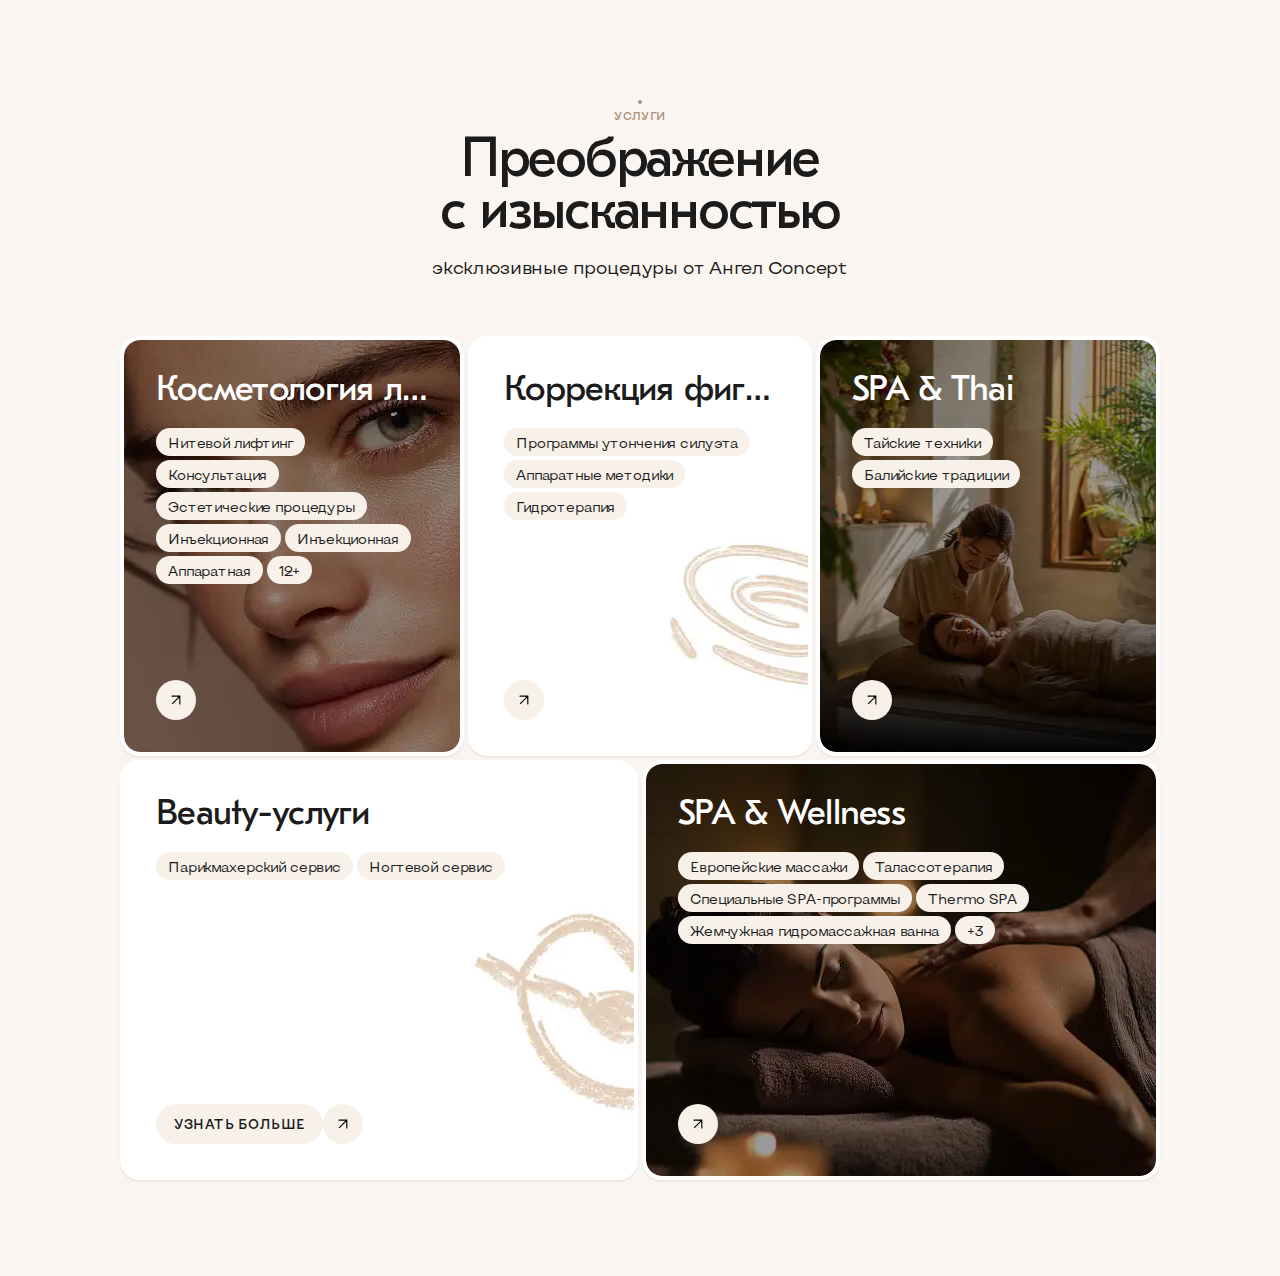
<file: docs/index.html>
<!DOCTYPE html><html lang="ru" class="page"><head><meta charset="UTF-8"><meta name="viewport" content="width=device-width,initial-scale=1"><meta http-equiv="X-UA-Compatible" content="ie=edge"><meta name="theme-color" content="#FAF5F0"><link rel="icon" sizes="16x16" href="./favicon-16.png"><link rel="icon" sizes="32x32" href="./favicon-32.png"><link rel="icon" sizes="48x48" href="./favicon-48.png"><link rel="icon" sizes="64x64" href="./favicon-64.png"><link rel="icon" sizes="128x128" href="./favicon-128.png"><link rel="icon" sizes="192x192" href="./favicon-192.png"><link rel="icon" sizes="256x256" href="./favicon-256.png"><link rel="icon" href="./favicon-48.ico" type="icon/x-icon"><link rel="icon" href="./favicon-48.svg" type="icon/svg+xml"><link rel="apple-touch-icon" sizes="180x180" href="./favicon-512.png"><title>Ангел Concept</title><meta name="keywords" content="Ангел Concept"><meta name="description" content="Ангел Concept — центр премиального ухода и косметологии в Ставрополе"><link rel="manifest" href="./manifest.json"><link rel="preload" href="./fonts/GTEestiProText-Regular.woff2" as="font" type="font/woff2" crossorigin><link rel="preload" href="./fonts/KyivTypeSans-Regular.woff2" as="font" type="font/woff2" crossorigin><link rel="preload" href="./fonts/KyivTypeSans-Medium.woff2" as="font" type="font/woff2" crossorigin><link rel="stylesheet" href="./css/vendor.css"><link rel="stylesheet" href="./css/main.css"><script defer="defer" src="./js/main.js"></script></head><body class="page__body"><div class="site-container"><main class="main"><section class="services container section"><div class="section__title"><span class="section__title__tag" id="services">Услуги</span><h2 class="section__title__text">Преображение<br>с изысканностью</h2><p class="section__title__description">Эксклюзивные процедуры от Ангел Concept</p></div><div class="services__swapper" aria-labelledby="services"><ul class="services__list list-reset"><li class="services__list__item"><a class="card" href="#" aria-label="Косметология лица"><div class="card__inner card__inner--background-facial-cosmetology"><span class="card__title" title="Косметология лица">Косметология лица</span><ul class="card__tags tags list-reset"><li class="card__tags__tag tags__tag" title="Нитевой лифтинг">Нитевой лифтинг</li><li class="card__tags__tag tags__tag" title="Консультация">Консультация</li><li class="card__tags__tag tags__tag" title="Эстетические процедуры">Эстетические процедуры</li><li class="card__tags__tag tags__tag" title="Инъекционная">Инъекционная</li><li class="card__tags__tag tags__tag" title="Инъекционная">Инъекционная</li><li class="card__tags__tag tags__tag" title="Аппаратная">Аппаратная</li><li class="card__tags__tag tags__tag" title="12+">12+</li></ul><span class="card__buttons" aria-hidden="true"><span class="button button--isIcon"><svg class="icon button__icon"><use xlink:href="./img/sprite.svg#arrow-diagonal-right"></use></svg></span></span></div></a></li><li class="services__list__item"><a class="card card--solid-background" href="#" aria-label="Коррекция фигуры"><div class="card__inner card__inner--background-body-shaping"><span class="card__title" title="Коррекция фигуры">Коррекция фигуры</span><ul class="card__tags tags list-reset"><li class="card__tags__tag tags__tag" title="Программы утончения силуэта">Программы утончения силуэта</li><li class="card__tags__tag tags__tag" title="Аппаратные методики">Аппаратные методики</li><li class="card__tags__tag tags__tag" title="Гидротерапия">Гидротерапия</li></ul><span class="card__buttons" aria-hidden="true"><span class="button button--isIcon"><svg class="icon button__icon"><use xlink:href="./img/sprite.svg#arrow-diagonal-right"></use></svg></span></span></div></a></li><li class="services__list__item"><a class="card" href="#" aria-label="SPA & Thai"><div class="card__inner card__inner--background-spa-thai"><span class="card__title" title="SPA & Thai">SPA & Thai</span><ul class="card__tags tags list-reset"><li class="card__tags__tag tags__tag" title="Тайские техники">Тайские техники</li><li class="card__tags__tag tags__tag" title="Балийские традиции">Балийские традиции</li></ul><span class="card__buttons" aria-hidden="true"><span class="button button--isIcon"><svg class="icon button__icon"><use xlink:href="./img/sprite.svg#arrow-diagonal-right"></use></svg></span></span></div></a></li><li class="services__list__item services__list__item--size-half"><a class="card card--solid-background" href="#" aria-label="Beauty-услуги"><div class="card__inner card__inner--background-beauty-services"><span class="card__title" title="Beauty-услуги">Beauty-услуги</span><ul class="card__tags tags list-reset"><li class="card__tags__tag tags__tag" title="Парикмахерский сервис">Парикмахерский сервис</li><li class="card__tags__tag tags__tag" title="Ногтевой сервис">Ногтевой сервис</li></ul><span class="card__buttons" aria-hidden="true"><span class="button">Узнать больше</span> <span class="button button--isIcon"><svg class="icon button__icon"><use xlink:href="./img/sprite.svg#arrow-diagonal-right"></use></svg></span></span></div></a></li><li class="services__list__item services__list__item--size-half"><a class="card" href="#" aria-label="SPA & Wellness"><div class="card__inner card__inner--background-spa-wellness"><span class="card__title" title="SPA & Wellness">SPA & Wellness</span><ul class="card__tags tags list-reset"><li class="card__tags__tag tags__tag" title="Европейские массажи">Европейские массажи</li><li class="card__tags__tag tags__tag" title="Талассотерапия">Талассотерапия</li><li class="card__tags__tag tags__tag" title="Специальные SPA-программы">Специальные SPA-программы</li><li class="card__tags__tag tags__tag" title="Thermo SPA">Thermo SPA</li><li class="card__tags__tag tags__tag" title="Жемчужная гидромассажная ванна">Жемчужная гидромассажная ванна</li><li class="card__tags__tag tags__tag" title="+3">+3</li></ul><span class="card__buttons" aria-hidden="true"><span class="button button--isIcon"><svg class="icon button__icon"><use xlink:href="./img/sprite.svg#arrow-diagonal-right"></use></svg></span></span></div></a></li></ul></div></section></main></div></body></html>
</file>
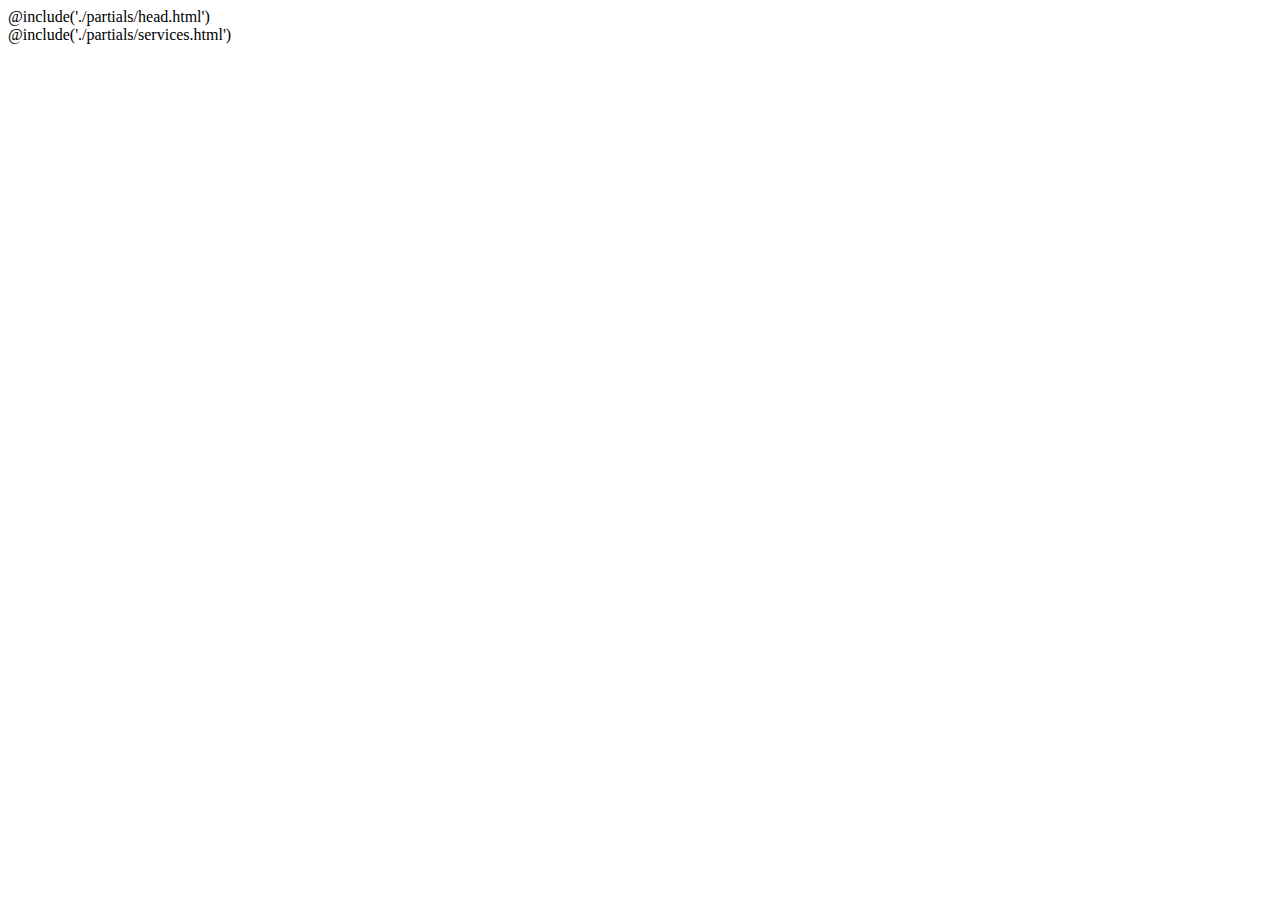
<file: src/index.html>
<!DOCTYPE html>
<html lang="ru" class="page">
  @include('./partials/head.html')
  <body class="page__body">
    <div class="site-container">
      <main class="main">@include('./partials/services.html')</main>
    </div>
  </body>
</html>
</file>
<file: docs/css/main.css>
:root{--font-family:"KyivTypeSans","Open Sans",sans-serif;--title-font-family:"GTEestiProText","Open Sans",sans-serif;--content-width:1200px;--container-offset:120px;--container-tablet-offset:20px;--container-width:calc(var(--content-width) + (var(--container-offset) * 2));--container-tablet-width:calc(
    var(--content-width) + (var(--container-tablet-offset) * 2)
  );--animation-duration-common:0.2s;--animation-duration-swipe:0.4s;--color-yepi:#fff;--color-zend:#faf5f0;--color-cach:#f8f1ea;--color-fuca:#1b1b1b;--color-shep:#1c1c1c;--color-slop:#ae8f78}.custom-checkbox__field:checked+.custom-checkbox__content::after{opacity:1}.custom-checkbox__field:focus+.custom-checkbox__content::before{outline:red solid 2px;outline-offset:2px}.custom-checkbox__field:disabled+.custom-checkbox__content{opacity:.4;pointer-events:none}@font-face{font-family:GTEestiProText;src:url(../fonts/GTEestiProText-Regular.woff2) format("woff2");font-weight:400;font-display:swap;font-style:normal}@font-face{font-family:KyivTypeSans;src:url(../fonts/KyivTypeSans-Regular.woff2) format("woff2");font-weight:400;font-display:swap;font-style:normal}@font-face{font-family:KyivTypeSans;src:url(../fonts/KyivTypeSans-Medium.woff2) format("woff2");font-weight:500;font-display:swap;font-style:normal}*,::after,::before{-webkit-box-sizing:border-box;box-sizing:border-box}.page{height:100%;font-family:var(--font-family);-webkit-text-size-adjust:100%;scroll-behavior:smooth}.page__body{margin:0;min-width:360px;min-height:100%;font-size:16px;color:var(--color-fuca);background-color:#faf5f0}img{height:auto;max-width:100%;-o-object-fit:cover;object-fit:cover}a{text-decoration:none}.site-container{overflow:hidden}.is-hidden{display:none!important}.btn-reset{border:none;padding:0;background-color:transparent;cursor:pointer}.list-reset{list-style:none;margin:0;padding:0}.input-reset{-webkit-appearance:none;-moz-appearance:none;appearance:none;border:none;border-radius:0;background-color:#fff}.input-reset::-webkit-search-cancel-button,.input-reset::-webkit-search-decoration,.input-reset::-webkit-search-results-button,.input-reset::-webkit-search-results-decoration{display:none}.visually-hidden{position:absolute;overflow:hidden;margin:-1px;border:0;padding:0;width:1px;height:1px;clip:rect(0 0 0 0)}.container{margin:0 auto;padding:0 var(--container-offset);max-width:var(--container-width)}@media (max-width:1024px){.container{padding:0 var(--container-tablet-offset);max-width:var(--container-tablet-width)}}.centered{text-align:center}.dis-scroll{position:fixed;left:0;top:0;overflow:hidden;width:100%;height:100vh;-ms-scroll-chaining:none;overscroll-behavior:none}.page--ios .dis-scroll{position:relative}.icon{--size:20px;display:inline-block;width:var(--size);height:var(--size);color:inherit;-webkit-transition:color var(--animation-duration-common);transition:color var(--animation-duration-common);will-change:color}.button{display:-webkit-inline-box;display:-ms-inline-flexbox;display:inline-flex;-webkit-box-align:center;-ms-flex-align:center;align-items:center;-webkit-box-pack:center;-ms-flex-pack:center;justify-content:center;border-radius:999px;padding:0 18px;height:40px;font-weight:500;font-size:.8125rem;letter-spacing:.04em;text-transform:uppercase;background-color:var(--color-cach)}.button--isIcon{padding:0;width:40px}.button__icon{--size:20px;width:var(--size);height:var(--size)}.card{display:block;overflow:hidden;outline:0;border:4.5px solid var(--color-yepi);border-radius:20px;height:100%;-webkit-box-shadow:0 2px 2px rgba(58,58,58,.08);box-shadow:0 2px 2px rgba(58,58,58,.08);-webkit-box-sizing:border-box;box-sizing:border-box;background-color:var(--color-yepi);-webkit-transition:-webkit-box-shadow var(--animation-duration-common);transition:-webkit-box-shadow var(--animation-duration-common);transition:box-shadow var(--animation-duration-common);transition:box-shadow var(--animation-duration-common),-webkit-box-shadow var(--animation-duration-common);will-change:box-shadow;-webkit-user-select:none;-moz-user-select:none;-ms-user-select:none;user-select:none}.card,.card:visited{color:var(--color-yepi)}.card--solid-background,.card--solid-background:visited{color:var(--color-fuca)}.card:focus,.card:hover{-webkit-box-shadow:19px 51px 22px rgba(113,87,71,.03),11px 28px 18px rgba(113,87,71,.1),5px 13px 13px rgba(113,87,71,.17),1px 3px 7px rgba(113,87,71,.2);box-shadow:19px 51px 22px rgba(113,87,71,.03),11px 28px 18px rgba(113,87,71,.1),5px 13px 13px rgba(113,87,71,.17),1px 3px 7px rgba(113,87,71,.2)}.card__inner{display:-webkit-box;display:-ms-flexbox;display:flex;-webkit-box-orient:vertical;-webkit-box-direction:normal;-ms-flex-direction:column;flex-direction:column;border-radius:16px;padding:32px;height:100%;-webkit-box-sizing:border-box;box-sizing:border-box;background-position:50%;background-size:cover}.card__inner--background-facial-cosmetology{background-image:"../img/services/facial-cosmetology.png";background-image:-webkit-image-set(url("../img/services/facial-cosmetology.webp") type("image/webp") 1x, url("../img/services/facial-cosmetology.png") type("image/png") 1x);background-image:image-set(url("../img/services/facial-cosmetology.webp") type("image/webp") 1x, url("../img/services/facial-cosmetology.png") type("image/png") 1x)}.card__inner--background-body-shaping{background-image:"../img/services/body-shaping.png";background-image:-webkit-image-set(url("../img/services/body-shaping.webp") type("image/webp") 1x, url("../img/services/body-shaping.png") type("image/png") 1x);background-image:image-set(url("../img/services/body-shaping.webp") type("image/webp") 1x, url("../img/services/body-shaping.png") type("image/png") 1x)}.card__inner--background-spa-thai{background-image:"../img/services/spa-thai.png";background-image:-webkit-image-set(url("../img/services/spa-thai.webp") type("image/webp") 1x, url("../img/services/spa-thai.png") type("image/png") 1x);background-image:image-set(url("../img/services/spa-thai.webp") type("image/webp") 1x, url("../img/services/spa-thai.png") type("image/png") 1x)}.card__inner--background-beauty-services{background-image:"../img/services/beauty-services.png";background-image:-webkit-image-set(url("../img/services/beauty-services.webp") type("image/webp") 1x, url("../img/services/beauty-services.png") type("image/png") 1x);background-image:image-set(url("../img/services/beauty-services.webp") type("image/webp") 1x, url("../img/services/beauty-services.png") type("image/png") 1x)}.card__inner--background-spa-wellness{background-image:"../img/services/spa-wellness.png";background-image:-webkit-image-set(url("../img/services/spa-wellness.webp") type("image/webp") 1x, url("../img/services/spa-wellness.png") type("image/png") 1x);background-image:image-set(url("../img/services/spa-wellness.webp") type("image/webp") 1x, url("../img/services/spa-wellness.png") type("image/png") 1x)}.card__title{display:block;-ms-flex-negative:0;flex-shrink:0;overflow:hidden;font-family:var(--title-font-family);font-size:2.25rem;line-height:110%;letter-spacing:-.02em;white-space:nowrap;text-overflow:ellipsis}.card__tags{margin:1rem 0}@media (max-width:1024px){.card,.card:focus,.card:hover{-webkit-box-shadow:none;box-shadow:none}.card__inner{padding:16px}.card__title{font-size:1.5rem}.card__tags__tag:nth-child(n+5){display:none}}.card__buttons{display:-webkit-box;display:-ms-flexbox;display:flex;margin-top:auto}.section{--offset:96px;--tablet-offset:56px;padding-top:var(--offset);padding-bottom:var(--offset)}.section__title__tag{display:-webkit-box;display:-ms-flexbox;display:flex;-webkit-box-orient:vertical;-webkit-box-direction:normal;-ms-flex-direction:column;flex-direction:column;-webkit-box-align:center;-ms-flex-align:center;align-items:center;margin-bottom:12px;font-weight:500;font-size:.6875rem;line-height:142%;letter-spacing:.04em;text-transform:uppercase;color:var(--color-slop)}.section__title__tag::before{--size:4px;content:"";display:block;margin:4px 0;border-radius:50%;width:var(--size);height:var(--size);background-color:var(--color-slop)}@media (max-width:1024px){.section{padding-top:var(--tablet-offset);padding-bottom:var(--tablet-offset)}.section__title__tag{font-size:.75rem}}.section__title__text{margin:0;font-family:var(--title-font-family);font-weight:300;font-size:3.5rem;line-height:94%;letter-spacing:-.04em;text-align:center}@media (max-width:1024px){.section__title__text{font-size:2.125rem}}.section__title__description{margin:14px 0 0;font-size:1.125rem;line-height:140%;letter-spacing:-.01em;text-align:center}.section__title__description::first-letter{text-transform:lowercase}.services__swapper{display:-webkit-box;display:-ms-flexbox;display:flex;margin-top:56px}@media (max-width:1024px){.section__title__description{font-size:1rem}.services__swapper{--offset:calc(-1 * var(--container-tablet-offset));-ms-grid-columns:(1fr)[5];grid-template-columns:repeat(5,1fr);overflow-x:auto;margin-top:40px;margin-right:var(--offset);margin-left:var(--offset)}.page--is-touch .services__swapper{overflow-x:hidden}}.services__list{display:-ms-grid;display:grid;-ms-grid-columns:(1fr)[6];grid-template-columns:repeat(6,1fr);gap:4px}.services__list__item{-ms-grid-column-span:2;grid-column:span 2;border-radius:20px;height:420px}.services__list__item--size-half{-ms-grid-column-span:3;grid-column:span 3}@media (max-width:1024px){.services__list{-ms-grid-columns:(1fr)[5];grid-template-columns:repeat(5,1fr);margin-right:var(--container-tablet-offset);margin-left:var(--container-tablet-offset);-webkit-transform:translateX(0);-ms-transform:translateX(0);transform:translateX(0);-webkit-transition:-webkit-transform var(--animation-duration-swipe);transition:-webkit-transform var(--animation-duration-swipe);transition:transform var(--animation-duration-swipe);transition:transform var(--animation-duration-swipe),-webkit-transform var(--animation-duration-swipe)}.services__list__item{-ms-grid-column-span:1;grid-column:span 1;height:302px;min-width:255px}}.tags{display:-webkit-box;display:-ms-flexbox;display:flex;-ms-flex-wrap:wrap;flex-wrap:wrap;gap:4px}.tags__tag{display:block;-webkit-box-align:center;-ms-flex-align:center;align-items:center;overflow:hidden;border-radius:999px;padding:8px 12px;height:28px;-webkit-box-sizing:border-box;box-sizing:border-box;font-size:.875rem;line-height:1;letter-spacing:-.01em;white-space:nowrap;text-overflow:ellipsis;color:var(--color-shep);background-color:var(--color-cach)}@media (max-width:1024px){.tags__tag{font-size:.75rem}}
</file>
